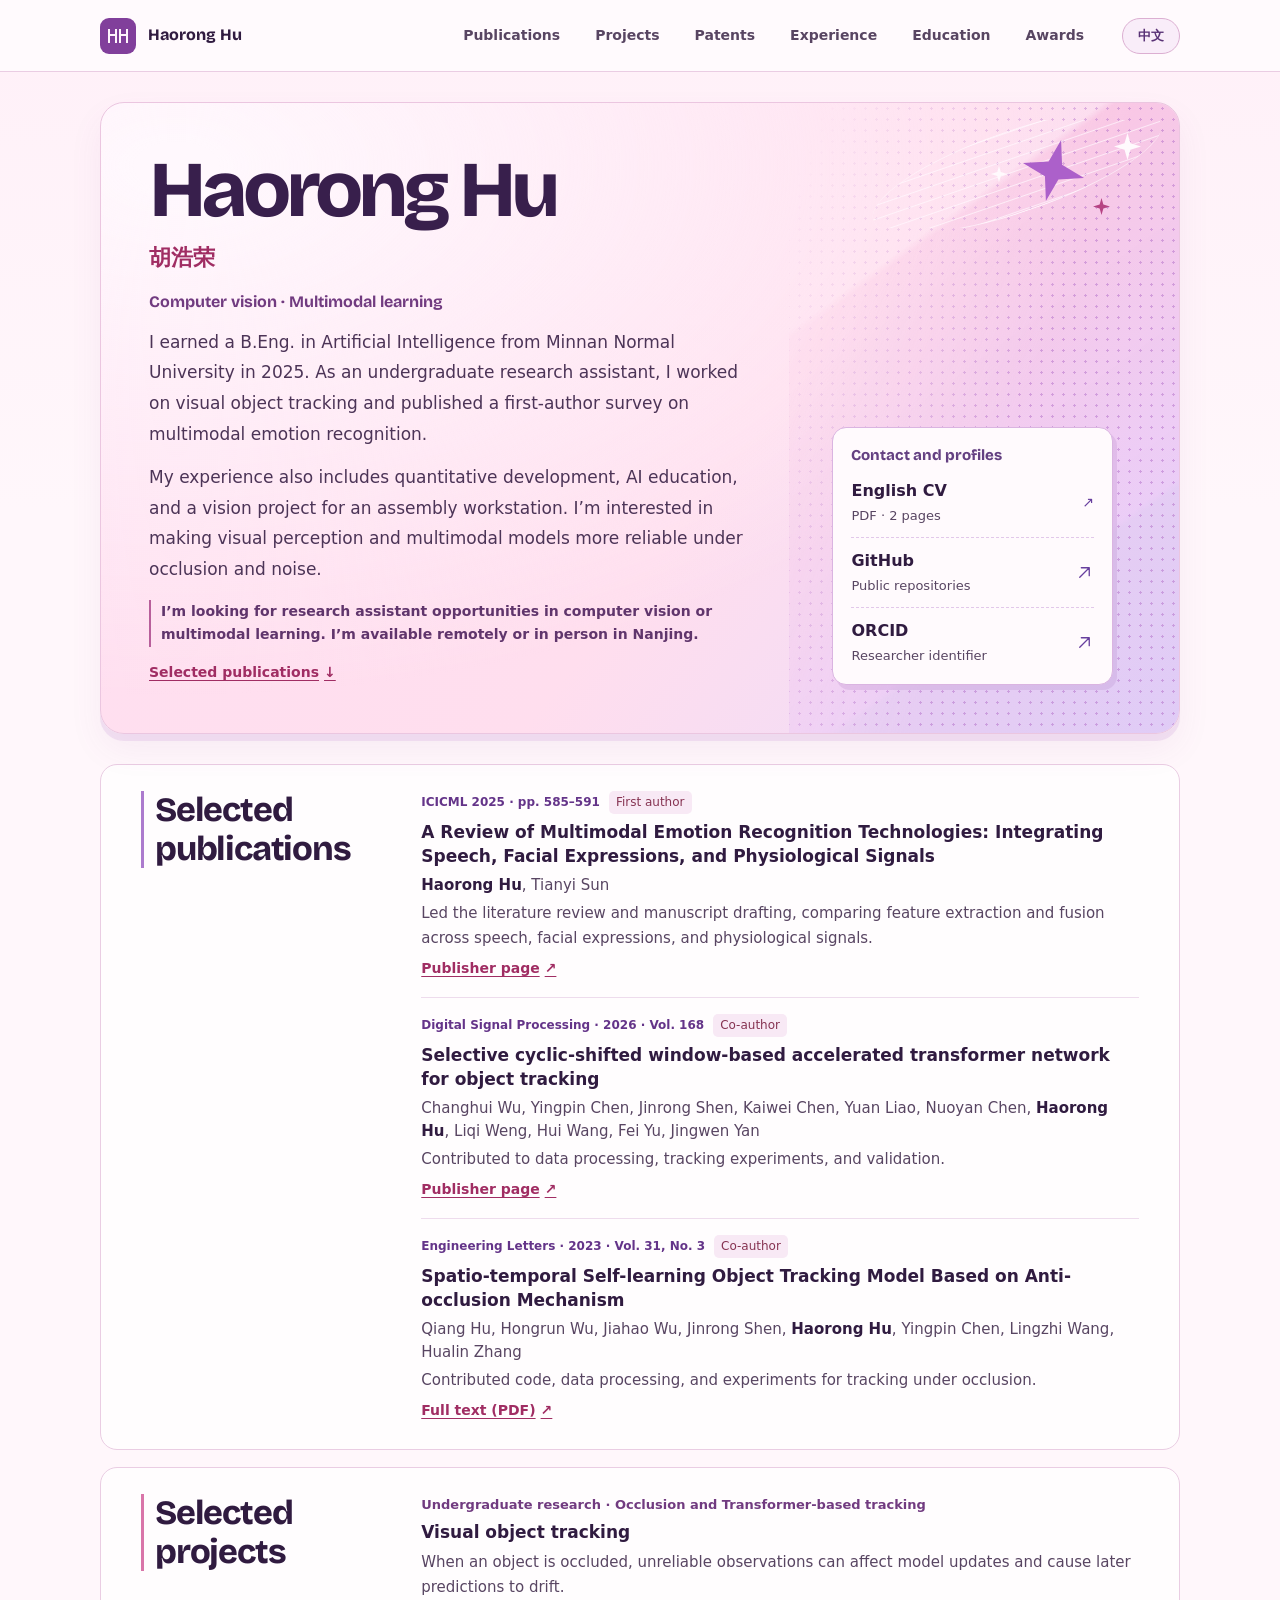
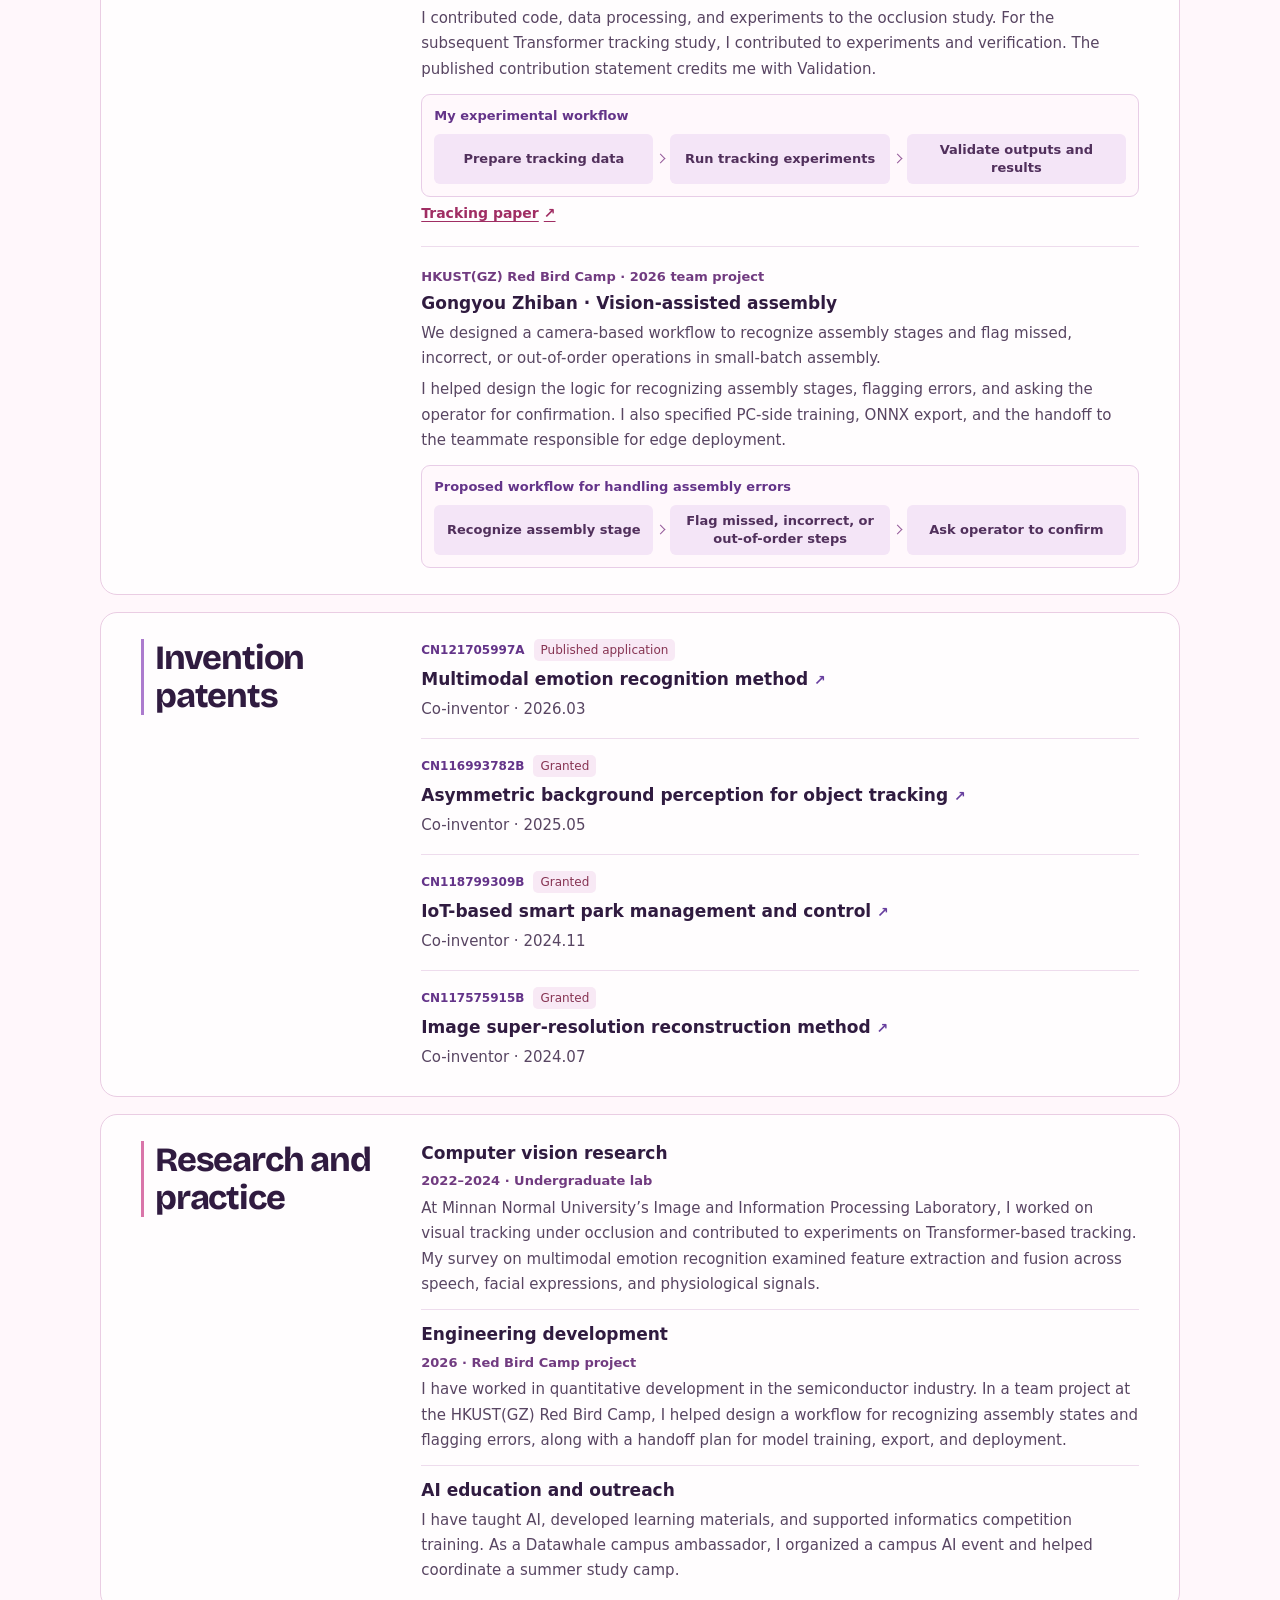
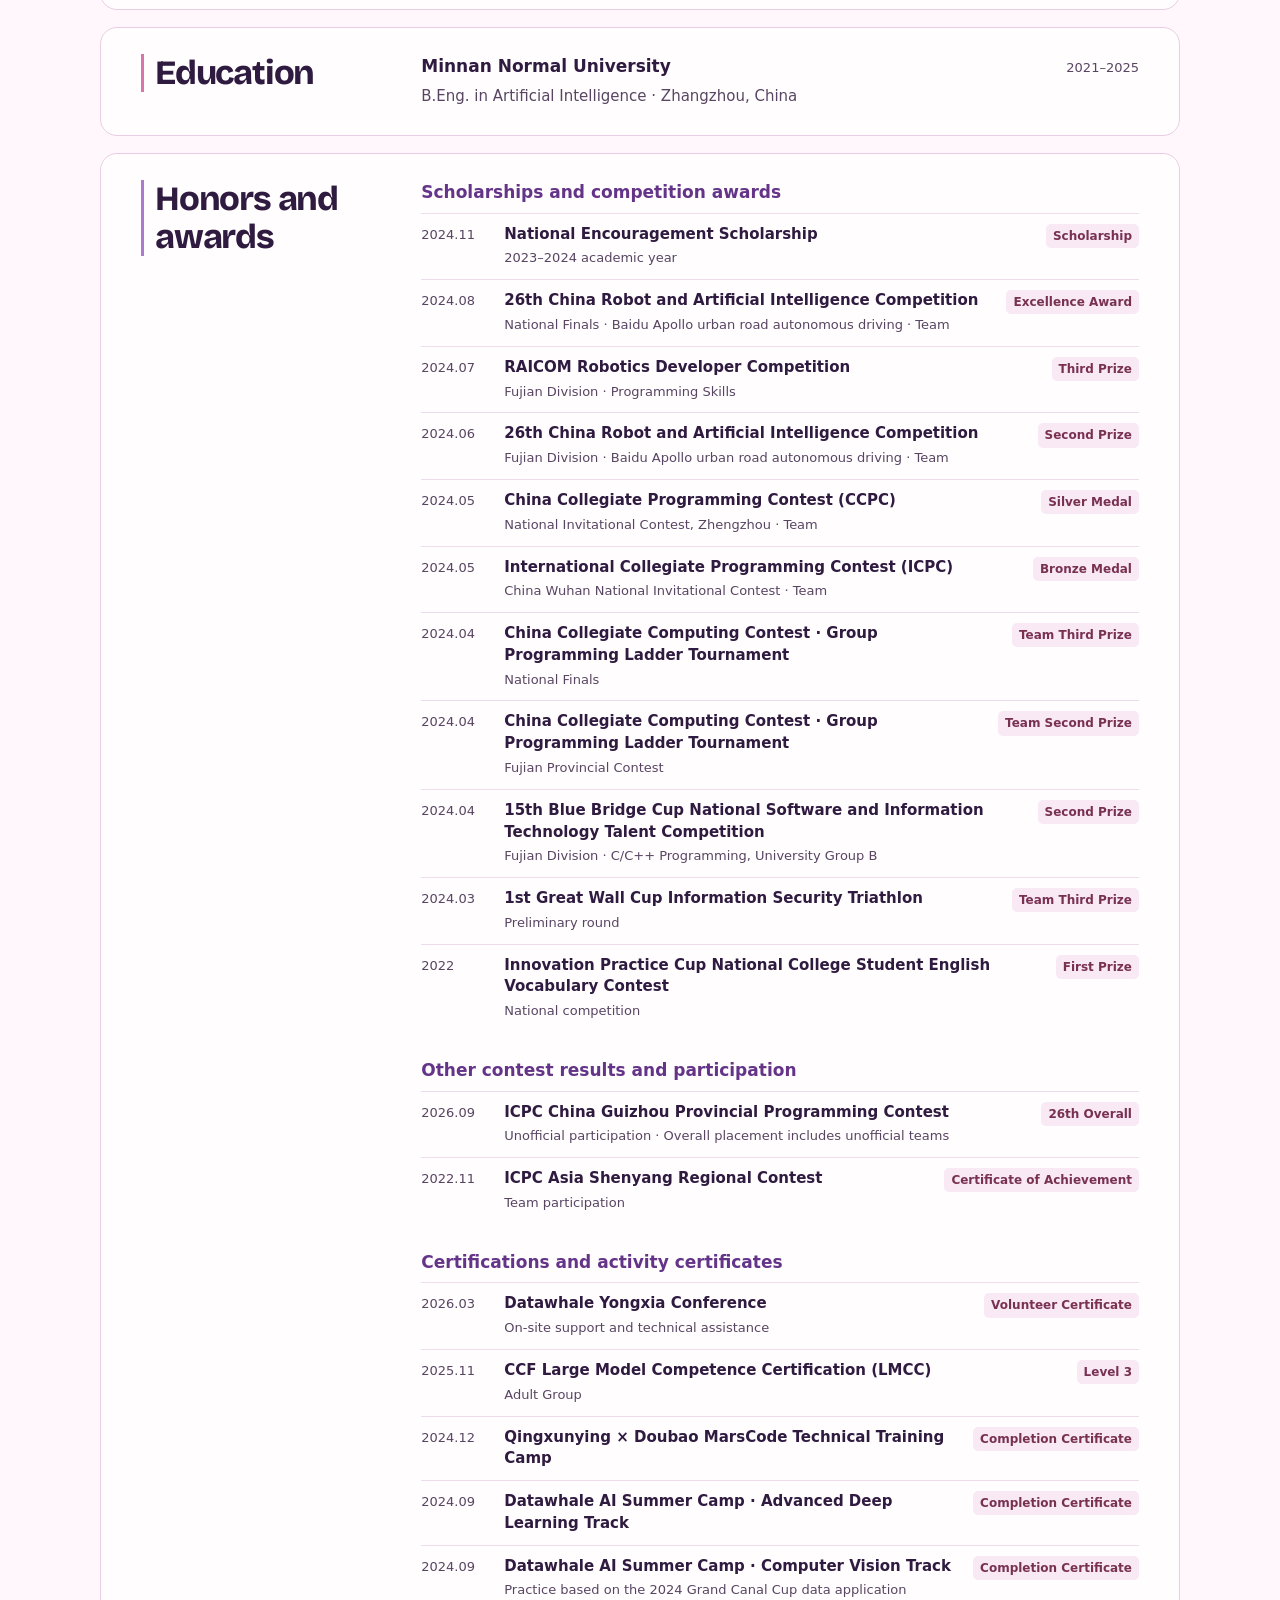
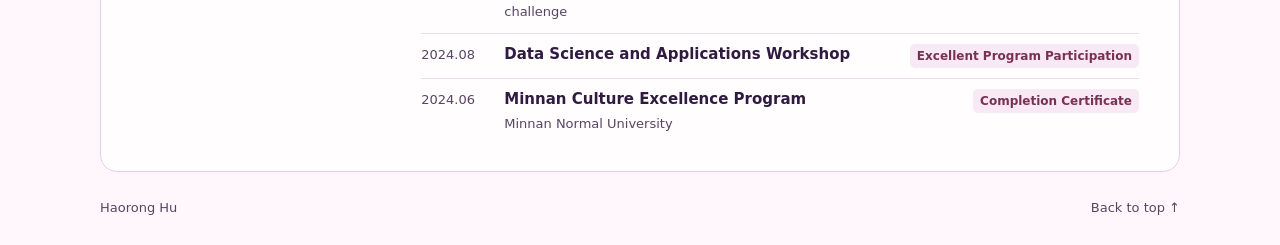
<file: index.html>
<!doctype html>
<html lang="en">
<head>
  <meta charset="utf-8">
  <meta name="viewport" content="width=device-width, initial-scale=1">
  <meta name="description" content="The academic homepage of Haorong Hu, covering his education in artificial intelligence, research, publications, and engineering experience.">
  <meta name="theme-color" content="#fff0f8">
  <meta property="og:type" content="website">
  <meta property="og:title" content="Haorong Hu · Academic Homepage">
  <meta property="og:description" content="The academic homepage of Haorong Hu, covering his education in artificial intelligence, research, publications, and engineering experience.">
  <meta property="og:url" content="https://whohowlong.github.io/">
  <meta property="og:image" content="https://whohowlong.github.io/assets/cover.png">
  <link rel="canonical" href="https://whohowlong.github.io/">
  <link rel="alternate" hreflang="en" href="https://whohowlong.github.io/">
  <link rel="alternate" hreflang="zh-CN" href="https://whohowlong.github.io/zh.html">
  <link rel="alternate" hreflang="x-default" href="https://whohowlong.github.io/">
  <link rel="icon" type="image/svg+xml" href="assets/mark.svg">
  <link rel="stylesheet" href="style.css">
  <title>Haorong Hu · Academic Homepage</title>
</head>
<body id="top">
  <a class="skip" href="#main">Skip to content</a>
  <header class="site-header">
    <div class="wrap header-inner">
      <a class="wordmark" href="#top">
        <img src="assets/mark.svg" width="36" height="36" alt="">
        <span>Haorong Hu</span>
      </a>
      <nav aria-label="Main navigation">
        <a href="#publications">Publications</a>
        <a href="#projects">Projects</a>
        <a href="#patents">Patents</a>
        <a href="#experience">Experience</a>
        <a href="#education">Education</a>
        <a href="#awards">Awards</a>
      </nav>
      <a class="language" href="zh.html" lang="zh-CN" hreflang="zh-CN">中文</a>
    </div>
  </header>
  <main id="main" class="wrap">
    <section class="hero" aria-labelledby="name">
      <div class="stage-accent" aria-hidden="true"></div>
      <div class="stage-lights" aria-hidden="true"><span class="sparkle"></span><span class="sparkle"></span><span class="sparkle"></span><span class="sparkle"></span></div>
      <div class="hero-copy">
        <div class="identity">
          <h1 id="name">Haorong Hu</h1>
          <p class="alternate-name" lang="zh-CN">胡浩荣</p>
        </div>
        <p class="research-focus">Computer vision · Multimodal learning</p>
        <p class="intro">I earned a B.Eng. in Artificial Intelligence from Minnan Normal University in 2025. As an undergraduate research assistant, I worked on visual object tracking and published a first-author survey on multimodal emotion recognition.</p>
        <p class="intro">My experience also includes quantitative development, AI education, and a vision project for an assembly workstation. I’m interested in making visual perception and multimodal models more reliable under occlusion and noise.</p>
        <p class="ra-note">I’m looking for research assistant opportunities in computer vision or multimodal learning. I’m available remotely or in person in Nanjing.</p>
        <a class="publication-jump" href="#publications">Selected publications <span aria-hidden="true">↓</span></a>
      </div>
      <aside class="academic-profiles" aria-labelledby="profiles-title">
        <h2 id="profiles-title">Contact and profiles</h2>
        <div class="profile-list">
          <a href="assets/Haorong_Hu_CV.pdf"><span><strong>English CV</strong><small>PDF · 2 pages</small></span><span class="link-icon" aria-hidden="true">↗</span></a>
          <a href="https://github.com/whohowlong"><span><strong>GitHub</strong><small>Public repositories</small></span><svg aria-hidden="true" width="19" height="19" viewBox="0 0 24 24" fill="none" stroke="currentColor" stroke-width="1.65" stroke-linecap="round" stroke-linejoin="round"><path d="M6 18 18 6M8 6h10v10"/></svg></a>
          <a href="https://orcid.org/0009-0005-1869-9408"><span><strong>ORCID</strong><small>Researcher identifier</small></span><svg aria-hidden="true" width="19" height="19" viewBox="0 0 24 24" fill="none" stroke="currentColor" stroke-width="1.65" stroke-linecap="round" stroke-linejoin="round"><path d="M6 18 18 6M8 6h10v10"/></svg></a>
        </div>
      </aside>
    </section>
    <section class="chapter" id="publications" aria-labelledby="publications-title">
      <h2 id="publications-title">Selected publications</h2>
      <div class="detail-list publication-list">
        <article>
          <p class="paper-meta"><span class="paper-venue" lang="en">ICICML 2025 · pp. 585–591</span> <span class="paper-role">First author</span></p>
          <h3 lang="en"><a href="https://doi.org/10.1109/ICICML67980.2025.11333409">A Review of Multimodal Emotion Recognition Technologies: Integrating Speech, Facial Expressions, and Physiological Signals</a></h3>
          <p class="paper-authors" lang="en"><strong>Haorong Hu</strong>, Tianyi Sun</p>
          <p class="paper-contribution">Led the literature review and manuscript drafting, comparing feature extraction and fusion across speech, facial expressions, and physiological signals.</p>
          <a class="paper-link" href="https://doi.org/10.1109/ICICML67980.2025.11333409">Publisher page <span aria-hidden="true">↗</span></a>
        </article>
        <article>
          <p class="paper-meta"><span class="paper-venue" lang="en">Digital Signal Processing · 2026 · Vol. 168</span> <span class="paper-role">Co-author</span></p>
          <h3 lang="en"><a href="https://doi.org/10.1016/j.dsp.2025.105514">Selective cyclic-shifted window-based accelerated transformer network for object tracking</a></h3>
          <p class="paper-authors" lang="en">Changhui Wu, Yingpin Chen, Jinrong Shen, Kaiwei Chen, Yuan Liao, Nuoyan Chen, <strong>Haorong Hu</strong>, Liqi Weng, Hui Wang, Fei Yu, Jingwen Yan</p>
          <p class="paper-contribution">Contributed to data processing, tracking experiments, and validation.</p>
          <a class="paper-link" href="https://doi.org/10.1016/j.dsp.2025.105514">Publisher page <span aria-hidden="true">↗</span></a>
        </article>
        <article>
          <p class="paper-meta"><span class="paper-venue" lang="en">Engineering Letters · 2023 · Vol. 31, No. 3</span> <span class="paper-role">Co-author</span></p>
          <h3 lang="en"><a href="https://www.engineeringletters.com/issues_v31/issue_3/EL_31_3_28.pdf">Spatio-temporal Self-learning Object Tracking Model Based on Anti-occlusion Mechanism</a></h3>
          <p class="paper-authors" lang="en">Qiang Hu, Hongrun Wu, Jiahao Wu, Jinrong Shen, <strong>Haorong Hu</strong>, Yingpin Chen, Lingzhi Wang, Hualin Zhang</p>
          <p class="paper-contribution">Contributed code, data processing, and experiments for tracking under occlusion.</p>
          <a class="paper-link" href="https://www.engineeringletters.com/issues_v31/issue_3/EL_31_3_28.pdf">Full text (PDF) <span aria-hidden="true">↗</span></a>
        </article>
      </div>
    </section>
    <section class="chapter" id="projects" aria-labelledby="projects-title">
      <h2 id="projects-title">Selected projects</h2>
      <div class="detail-list project-list">
        <article>
          <p class="experience-date">Undergraduate research · Occlusion and Transformer-based tracking</p>
          <h3>Visual object tracking</h3>
          <p>When an object is occluded, unreliable observations can affect model updates and cause later predictions to drift.</p>
          <p class="project-role">I contributed code, data processing, and experiments to the occlusion study. For the subsequent Transformer tracking study, I contributed to experiments and verification. The published contribution statement credits me with Validation.</p>
          <figure class="project-flow">
            <figcaption>My experimental workflow</figcaption>
            <ol>
                <li>Prepare tracking data</li>
                <li>Run tracking experiments</li>
                <li>Validate outputs and results</li>
            </ol>
          </figure>
          <a class="paper-link" href="https://doi.org/10.1016/j.dsp.2025.105514">Tracking paper <span aria-hidden="true">↗</span></a>
        </article>
        <article>
          <p class="experience-date">HKUST(GZ) Red Bird Camp · 2026 team project</p>
          <h3>Gongyou Zhiban · Vision-assisted assembly</h3>
          <p>We designed a camera-based workflow to recognize assembly stages and flag missed, incorrect, or out-of-order operations in small-batch assembly.</p>
          <p class="project-role">I helped design the logic for recognizing assembly stages, flagging errors, and asking the operator for confirmation. I also specified PC-side training, ONNX export, and the handoff to the teammate responsible for edge deployment.</p>
          <figure class="project-flow">
            <figcaption>Proposed workflow for handling assembly errors</figcaption>
            <ol>
                <li>Recognize assembly stage</li>
                <li>Flag missed, incorrect, or out-of-order steps</li>
                <li>Ask operator to confirm</li>
            </ol>
          </figure>
        </article>
      </div>
    </section>
    <section class="chapter" id="patents" aria-labelledby="patents-title">
      <h2 id="patents-title">Invention patents</h2>
      <div class="detail-list publication-list patent-list">
        <article>
          <p class="paper-meta"><span class="paper-venue">CN121705997A</span><span class="paper-role">Published application</span></p>
          <h3><a href="https://patents.google.com/patent/CN121705997A/en">Multimodal emotion recognition method <span class="link-icon" aria-hidden="true">↗</span></a></h3>
          <p>Co-inventor · <time datetime="2026-03-20">2026.03</time></p>
        </article>
        <article>
          <p class="paper-meta"><span class="paper-venue">CN116993782B</span><span class="paper-role">Granted</span></p>
          <h3><a href="https://patents.google.com/patent/CN116993782B/en">Asymmetric background perception for object tracking <span class="link-icon" aria-hidden="true">↗</span></a></h3>
          <p>Co-inventor · <time datetime="2025-05-16">2025.05</time></p>
        </article>
        <article>
          <p class="paper-meta"><span class="paper-venue">CN118799309B</span><span class="paper-role">Granted</span></p>
          <h3><a href="https://patents.google.com/patent/CN118799309B/en">IoT-based smart park management and control <span class="link-icon" aria-hidden="true">↗</span></a></h3>
          <p>Co-inventor · <time datetime="2024-11-29">2024.11</time></p>
        </article>
        <article>
          <p class="paper-meta"><span class="paper-venue">CN117575915B</span><span class="paper-role">Granted</span></p>
          <h3><a href="https://patents.google.com/patent/CN117575915B/en">Image super-resolution reconstruction method <span class="link-icon" aria-hidden="true">↗</span></a></h3>
          <p>Co-inventor · <time datetime="2024-07-23">2024.07</time></p>
        </article>
      </div>
    </section>
    <section class="chapter" id="experience" aria-labelledby="experience-title">
      <h2 id="experience-title">Research and practice</h2>
      <div class="detail-list">
        <article>
          <h3>Computer vision research</h3>
          <p class="experience-date">2022–2024 · Undergraduate lab</p>
          <p>At Minnan Normal University’s Image and Information Processing Laboratory, I worked on visual tracking under occlusion and contributed to experiments on Transformer-based tracking. My survey on multimodal emotion recognition examined feature extraction and fusion across speech, facial expressions, and physiological signals.</p>
        </article>
        <article>
          <h3>Engineering development</h3>
          <p class="experience-date">2026 · Red Bird Camp project</p>
          <p>I have worked in quantitative development in the semiconductor industry. In a team project at the HKUST(GZ) Red Bird Camp, I helped design a workflow for recognizing assembly states and flagging errors, along with a handoff plan for model training, export, and deployment.</p>
        </article>
        <article>
          <h3>AI education and outreach</h3>
          <p>I have taught AI, developed learning materials, and supported informatics competition training. As a Datawhale campus ambassador, I organized a campus AI event and helped coordinate a summer study camp.</p>
        </article>
      </div>
    </section>
    <section class="chapter" id="education" aria-labelledby="education-title">
      <h2 id="education-title">Education</h2>
      <div class="detail-list">
        <article>
          <div class="school-heading">
            <h3>Minnan Normal University</h3>
            <p class="date">2021–2025</p>
          </div>
          <p>B.Eng. in Artificial Intelligence <span aria-hidden="true">·</span> Zhangzhou, China</p>
        </article>
      </div>
    </section>
    <section class="chapter" id="awards" aria-labelledby="awards-title">
      <h2 id="awards-title">Honors and awards</h2>
      <div class="award-groups">
        <section aria-labelledby="awards-awards">
          <h3 id="awards-awards">Scholarships and competition awards</h3>
          <ul class="award-list">
            <li>
              <time datetime="2024-11">2024.11</time>
              <div class="award-details">
                <p class="award-name">National Encouragement Scholarship</p>
                <p class="award-context">2023–2024 academic year</p>
              </div>
              <span class="award-result">Scholarship</span>
            </li>
            <li>
              <time datetime="2024-08">2024.08</time>
              <div class="award-details">
                <p class="award-name">26th China Robot and Artificial Intelligence Competition</p>
                <p class="award-context">National Finals · Baidu Apollo urban road autonomous driving · Team</p>
              </div>
              <span class="award-result">Excellence Award</span>
            </li>
            <li>
              <time datetime="2024-07">2024.07</time>
              <div class="award-details">
                <p class="award-name">RAICOM Robotics Developer Competition</p>
                <p class="award-context">Fujian Division · Programming Skills</p>
              </div>
              <span class="award-result">Third Prize</span>
            </li>
            <li>
              <time datetime="2024-06">2024.06</time>
              <div class="award-details">
                <p class="award-name">26th China Robot and Artificial Intelligence Competition</p>
                <p class="award-context">Fujian Division · Baidu Apollo urban road autonomous driving · Team</p>
              </div>
              <span class="award-result">Second Prize</span>
            </li>
            <li>
              <time datetime="2024-05">2024.05</time>
              <div class="award-details">
                <p class="award-name">China Collegiate Programming Contest (CCPC)</p>
                <p class="award-context">National Invitational Contest, Zhengzhou · Team</p>
              </div>
              <span class="award-result">Silver Medal</span>
            </li>
            <li>
              <time datetime="2024-05">2024.05</time>
              <div class="award-details">
                <p class="award-name">International Collegiate Programming Contest (ICPC)</p>
                <p class="award-context">China Wuhan National Invitational Contest · Team</p>
              </div>
              <span class="award-result">Bronze Medal</span>
            </li>
            <li>
              <time datetime="2024-04">2024.04</time>
              <div class="award-details">
                <p class="award-name">China Collegiate Computing Contest · Group Programming Ladder Tournament</p>
                <p class="award-context">National Finals</p>
              </div>
              <span class="award-result">Team Third Prize</span>
            </li>
            <li>
              <time datetime="2024-04">2024.04</time>
              <div class="award-details">
                <p class="award-name">China Collegiate Computing Contest · Group Programming Ladder Tournament</p>
                <p class="award-context">Fujian Provincial Contest</p>
              </div>
              <span class="award-result">Team Second Prize</span>
            </li>
            <li>
              <time datetime="2024-04">2024.04</time>
              <div class="award-details">
                <p class="award-name">15th Blue Bridge Cup National Software and Information Technology Talent Competition</p>
                <p class="award-context">Fujian Division · C/C++ Programming, University Group B</p>
              </div>
              <span class="award-result">Second Prize</span>
            </li>
            <li>
              <time datetime="2024-03">2024.03</time>
              <div class="award-details">
                <p class="award-name">1st Great Wall Cup Information Security Triathlon</p>
                <p class="award-context">Preliminary round</p>
              </div>
              <span class="award-result">Team Third Prize</span>
            </li>
            <li>
              <time datetime="2022">2022</time>
              <div class="award-details">
                <p class="award-name">Innovation Practice Cup National College Student English Vocabulary Contest</p>
                <p class="award-context">National competition</p>
              </div>
              <span class="award-result">First Prize</span>
            </li>
          </ul>
        </section>
        <section aria-labelledby="awards-results">
          <h3 id="awards-results">Other contest results and participation</h3>
          <ul class="award-list">
            <li>
              <time datetime="2026-09">2026.09</time>
              <div class="award-details">
                <p class="award-name">ICPC China Guizhou Provincial Programming Contest</p>
                <p class="award-context">Unofficial participation · Overall placement includes unofficial teams</p>
              </div>
              <span class="award-result">26th Overall</span>
            </li>
            <li>
              <time datetime="2022-11">2022.11</time>
              <div class="award-details">
                <p class="award-name">ICPC Asia Shenyang Regional Contest</p>
                <p class="award-context">Team participation</p>
              </div>
              <span class="award-result">Certificate of Achievement</span>
            </li>
          </ul>
        </section>
        <section aria-labelledby="awards-certs">
          <h3 id="awards-certs">Certifications and activity certificates</h3>
          <ul class="award-list">
            <li>
              <time datetime="2026-03">2026.03</time>
              <div class="award-details">
                <p class="award-name">Datawhale Yongxia Conference</p>
                <p class="award-context">On-site support and technical assistance</p>
              </div>
              <span class="award-result">Volunteer Certificate</span>
            </li>
            <li>
              <time datetime="2025-11">2025.11</time>
              <div class="award-details">
                <p class="award-name">CCF Large Model Competence Certification (LMCC)</p>
                <p class="award-context">Adult Group</p>
              </div>
              <span class="award-result">Level 3</span>
            </li>
            <li>
              <time datetime="2024-12">2024.12</time>
              <div class="award-details">
                <p class="award-name">Qingxunying × Doubao MarsCode Technical Training Camp</p>
              </div>
              <span class="award-result">Completion Certificate</span>
            </li>
            <li>
              <time datetime="2024-09">2024.09</time>
              <div class="award-details">
                <p class="award-name">Datawhale AI Summer Camp · Advanced Deep Learning Track</p>
              </div>
              <span class="award-result">Completion Certificate</span>
            </li>
            <li>
              <time datetime="2024-09">2024.09</time>
              <div class="award-details">
                <p class="award-name">Datawhale AI Summer Camp · Computer Vision Track</p>
                <p class="award-context">Practice based on the 2024 Grand Canal Cup data application challenge</p>
              </div>
              <span class="award-result">Completion Certificate</span>
            </li>
            <li>
              <time datetime="2024-08">2024.08</time>
              <div class="award-details">
                <p class="award-name">Data Science and Applications Workshop</p>
              </div>
              <span class="award-result">Excellent Program Participation</span>
            </li>
            <li>
              <time datetime="2024-06">2024.06</time>
              <div class="award-details">
                <p class="award-name">Minnan Culture Excellence Program</p>
                <p class="award-context">Minnan Normal University</p>
              </div>
              <span class="award-result">Completion Certificate</span>
            </li>
          </ul>
        </section>
      </div>
    </section>
  </main>
  <footer class="wrap footer">
    <span>Haorong Hu</span>
    <a href="#top">Back to top <span aria-hidden="true">↑</span></a>
  </footer>
</body>
</html>
</file>
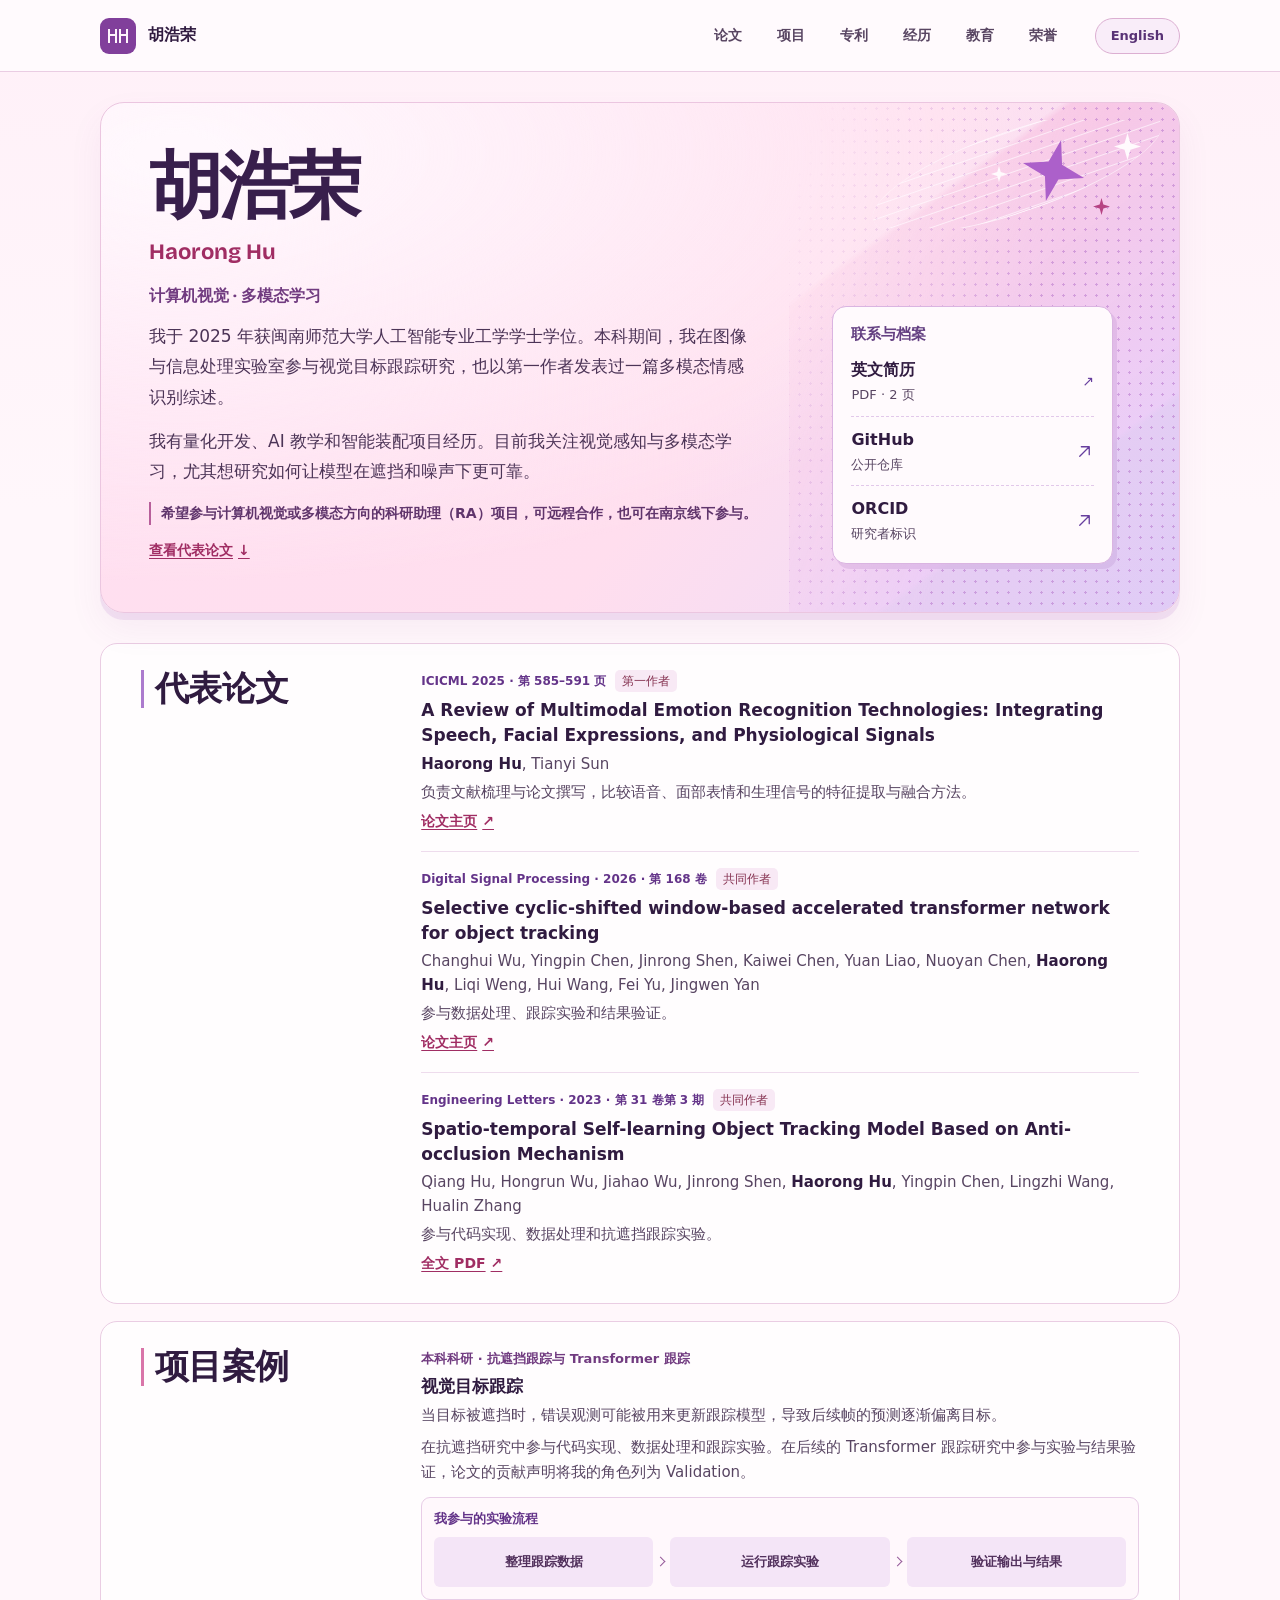
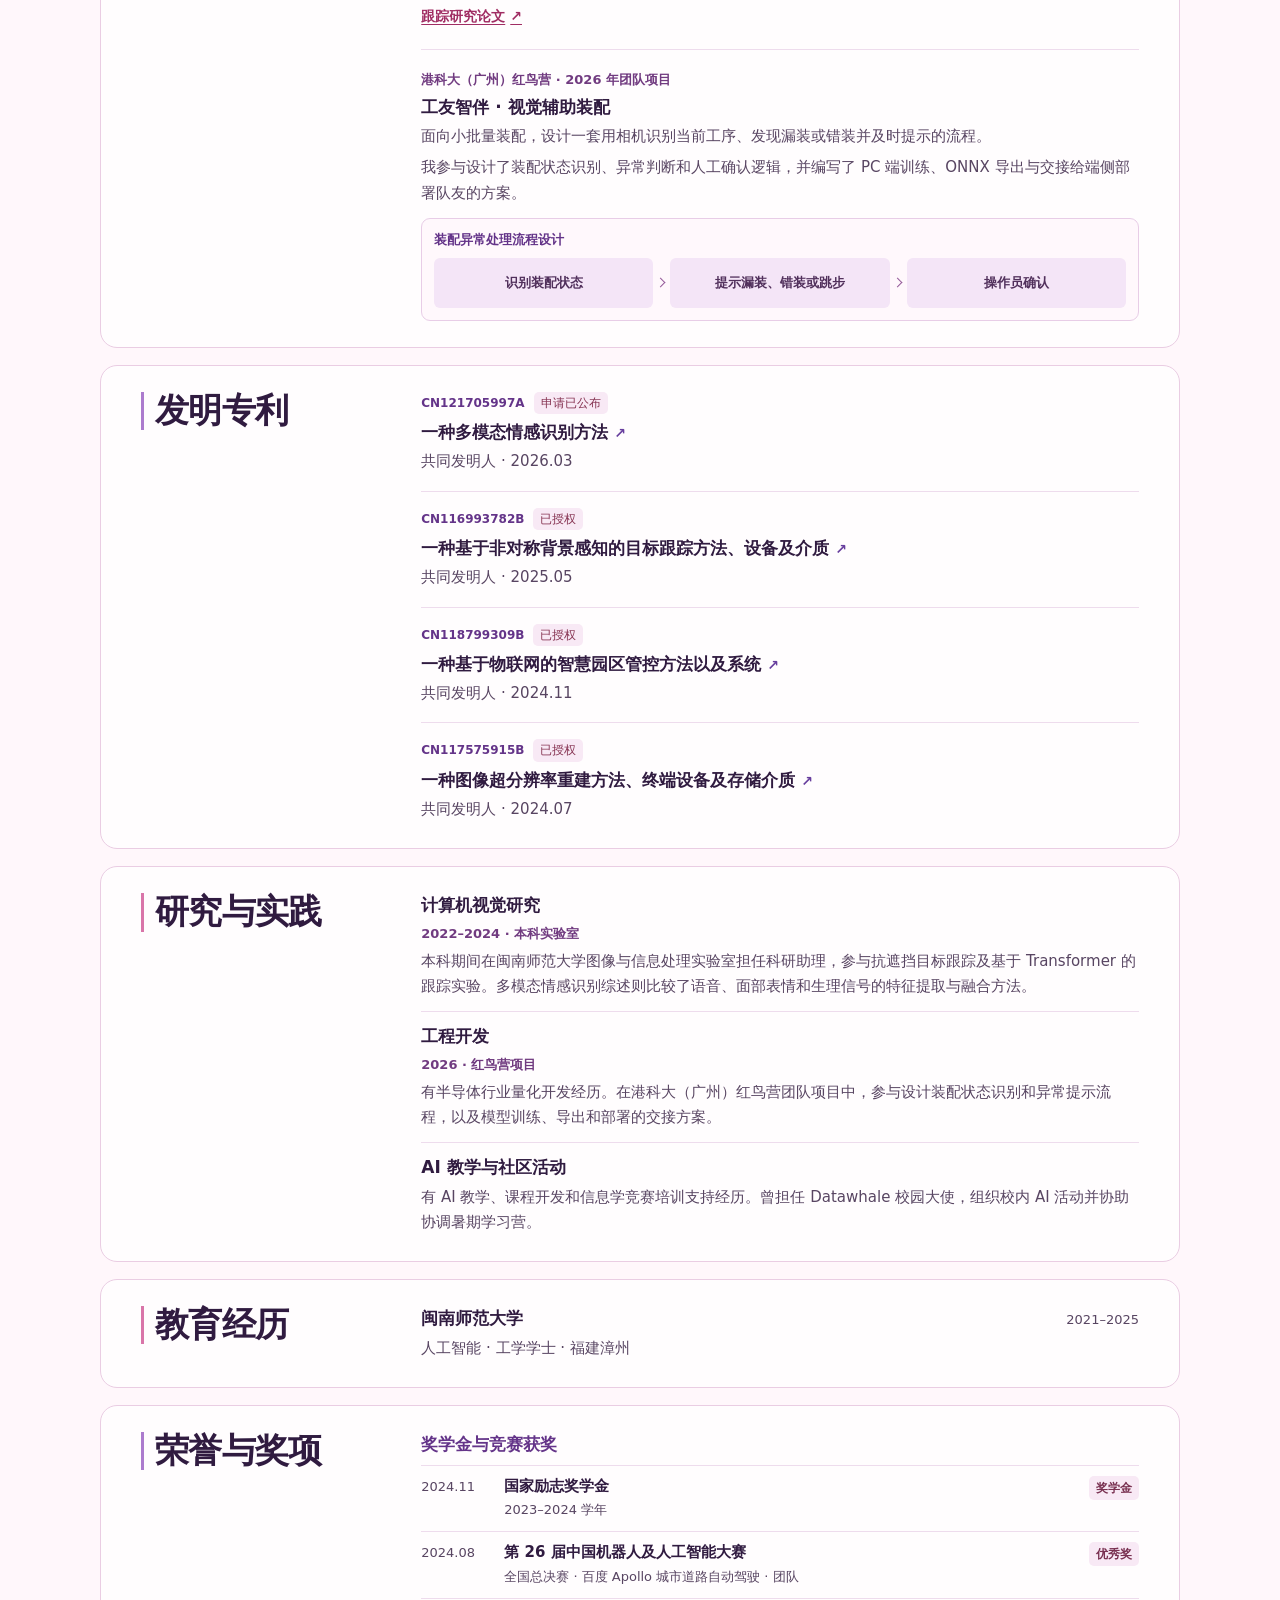
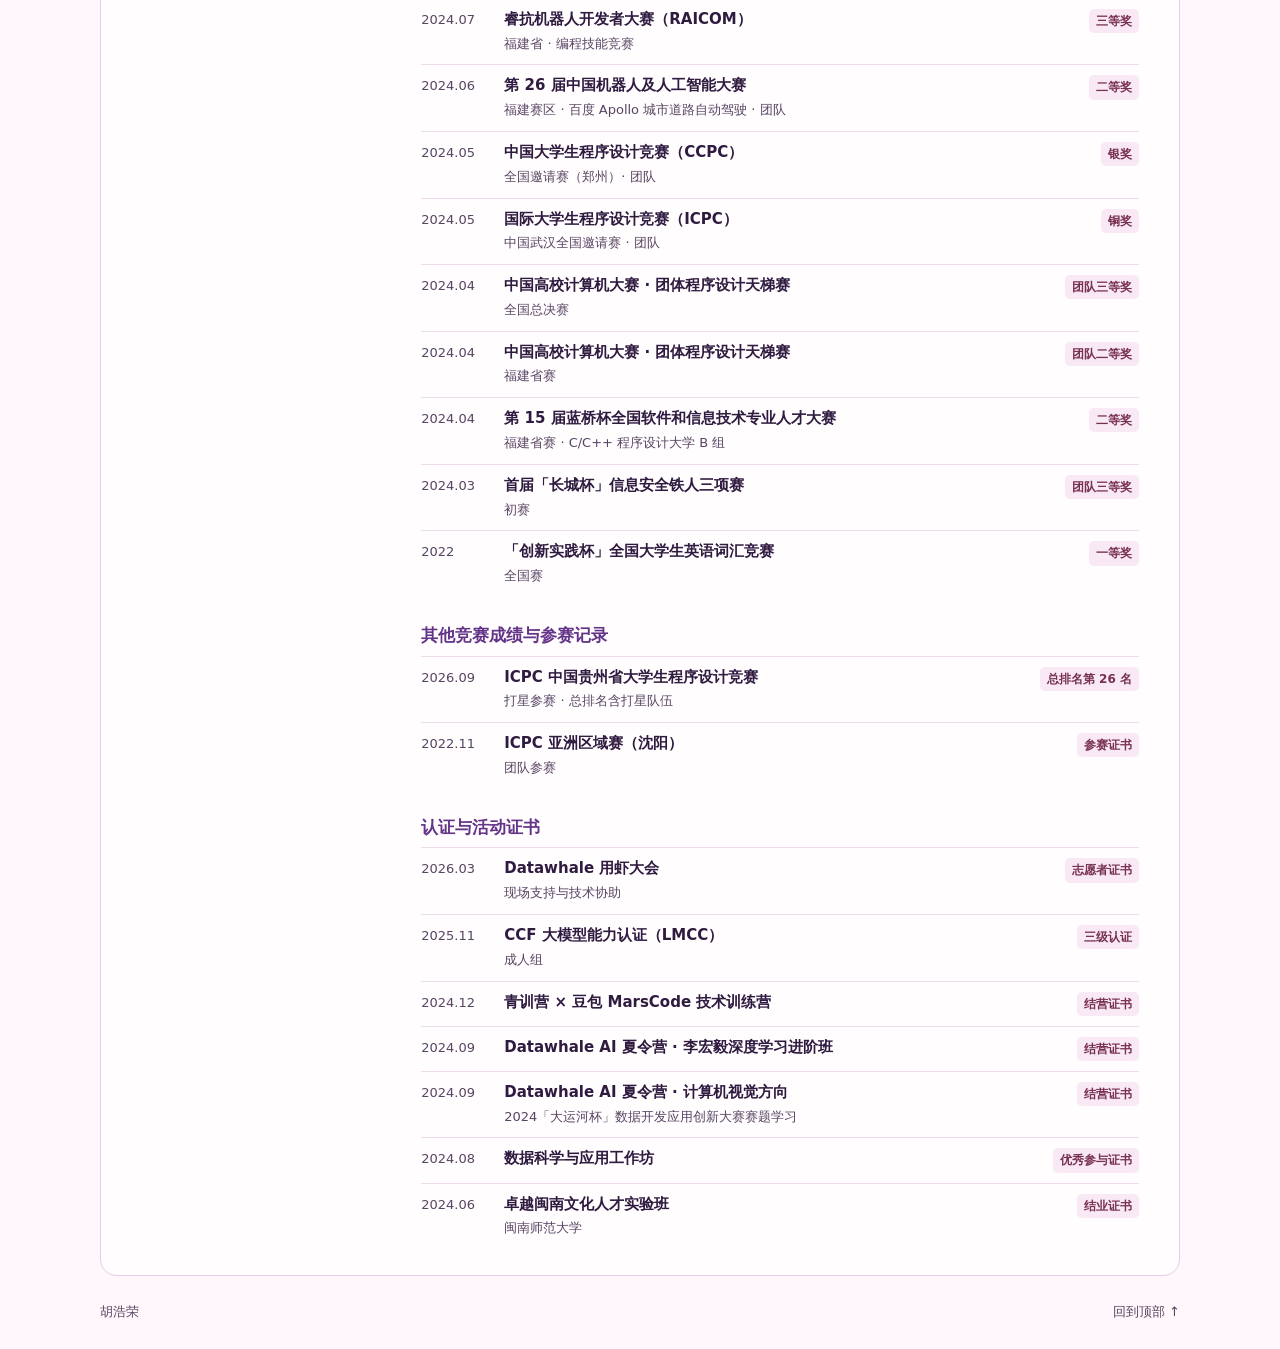
<file: zh.html>
<!doctype html>
<html lang="zh-CN">
<head>
  <meta charset="utf-8">
  <meta name="viewport" content="width=device-width, initial-scale=1">
  <meta name="description" content="胡浩荣（Haorong Hu）的个人学术主页，介绍人工智能教育背景、科研经历、代表论文和工程实践。">
  <meta name="theme-color" content="#fff0f8">
  <meta property="og:type" content="website">
  <meta property="og:title" content="胡浩荣 · 学术主页">
  <meta property="og:description" content="胡浩荣（Haorong Hu）的个人学术主页，介绍人工智能教育背景、科研经历、代表论文和工程实践。">
  <meta property="og:url" content="https://whohowlong.github.io/zh.html">
  <meta property="og:image" content="https://whohowlong.github.io/assets/cover.png">
  <link rel="canonical" href="https://whohowlong.github.io/zh.html">
  <link rel="alternate" hreflang="en" href="https://whohowlong.github.io/">
  <link rel="alternate" hreflang="zh-CN" href="https://whohowlong.github.io/zh.html">
  <link rel="alternate" hreflang="x-default" href="https://whohowlong.github.io/">
  <link rel="icon" type="image/svg+xml" href="assets/mark.svg">
  <link rel="stylesheet" href="style.css">
  <title>胡浩荣 · 学术主页</title>
</head>
<body id="top">
  <a class="skip" href="#main">跳到正文</a>
  <header class="site-header">
    <div class="wrap header-inner">
      <a class="wordmark" href="#top">
        <img src="assets/mark.svg" width="36" height="36" alt="">
        <span>胡浩荣</span>
      </a>
      <nav aria-label="主导航">
        <a href="#publications">论文</a>
        <a href="#projects">项目</a>
        <a href="#patents">专利</a>
        <a href="#experience">经历</a>
        <a href="#education">教育</a>
        <a href="#awards">荣誉</a>
      </nav>
      <a class="language" href="index.html" lang="en" hreflang="en">English</a>
    </div>
  </header>
  <main id="main" class="wrap">
    <section class="hero" aria-labelledby="name">
      <div class="stage-accent" aria-hidden="true"></div>
      <div class="stage-lights" aria-hidden="true"><span class="sparkle"></span><span class="sparkle"></span><span class="sparkle"></span><span class="sparkle"></span></div>
      <div class="hero-copy">
        <div class="identity">
          <h1 id="name">胡浩荣</h1>
          <p class="alternate-name" lang="en">Haorong Hu</p>
        </div>
        <p class="research-focus">计算机视觉 · 多模态学习</p>
        <p class="intro">我于 2025 年获闽南师范大学人工智能专业工学学士学位。本科期间，我在图像与信息处理实验室参与视觉目标跟踪研究，也以第一作者发表过一篇多模态情感识别综述。</p>
        <p class="intro">我有量化开发、AI 教学和智能装配项目经历。目前我关注视觉感知与多模态学习，尤其想研究如何让模型在遮挡和噪声下更可靠。</p>
        <p class="ra-note">希望参与计算机视觉或多模态方向的科研助理（RA）项目，可远程合作，也可在南京线下参与。</p>
        <a class="publication-jump" href="#publications">查看代表论文 <span aria-hidden="true">↓</span></a>
      </div>
      <aside class="academic-profiles" aria-labelledby="profiles-title">
        <h2 id="profiles-title">联系与档案</h2>
        <div class="profile-list">
          <a href="assets/Haorong_Hu_CV.pdf"><span><strong>英文简历</strong><small>PDF · 2 页</small></span><span class="link-icon" aria-hidden="true">↗</span></a>
          <a href="https://github.com/whohowlong"><span><strong>GitHub</strong><small>公开仓库</small></span><svg aria-hidden="true" width="19" height="19" viewBox="0 0 24 24" fill="none" stroke="currentColor" stroke-width="1.65" stroke-linecap="round" stroke-linejoin="round"><path d="M6 18 18 6M8 6h10v10"/></svg></a>
          <a href="https://orcid.org/0009-0005-1869-9408"><span><strong>ORCID</strong><small>研究者标识</small></span><svg aria-hidden="true" width="19" height="19" viewBox="0 0 24 24" fill="none" stroke="currentColor" stroke-width="1.65" stroke-linecap="round" stroke-linejoin="round"><path d="M6 18 18 6M8 6h10v10"/></svg></a>
        </div>
      </aside>
    </section>
    <section class="chapter" id="publications" aria-labelledby="publications-title">
      <h2 id="publications-title">代表论文</h2>
      <div class="detail-list publication-list">
        <article>
          <p class="paper-meta"><span class="paper-venue" lang="en">ICICML 2025 · 第 585–591 页</span> <span class="paper-role">第一作者</span></p>
          <h3 lang="en"><a href="https://doi.org/10.1109/ICICML67980.2025.11333409">A Review of Multimodal Emotion Recognition Technologies: Integrating Speech, Facial Expressions, and Physiological Signals</a></h3>
          <p class="paper-authors" lang="en"><strong>Haorong Hu</strong>, Tianyi Sun</p>
          <p class="paper-contribution">负责文献梳理与论文撰写，比较语音、面部表情和生理信号的特征提取与融合方法。</p>
          <a class="paper-link" href="https://doi.org/10.1109/ICICML67980.2025.11333409">论文主页 <span aria-hidden="true">↗</span></a>
        </article>
        <article>
          <p class="paper-meta"><span class="paper-venue" lang="en">Digital Signal Processing · 2026 · 第 168 卷</span> <span class="paper-role">共同作者</span></p>
          <h3 lang="en"><a href="https://doi.org/10.1016/j.dsp.2025.105514">Selective cyclic-shifted window-based accelerated transformer network for object tracking</a></h3>
          <p class="paper-authors" lang="en">Changhui Wu, Yingpin Chen, Jinrong Shen, Kaiwei Chen, Yuan Liao, Nuoyan Chen, <strong>Haorong Hu</strong>, Liqi Weng, Hui Wang, Fei Yu, Jingwen Yan</p>
          <p class="paper-contribution">参与数据处理、跟踪实验和结果验证。</p>
          <a class="paper-link" href="https://doi.org/10.1016/j.dsp.2025.105514">论文主页 <span aria-hidden="true">↗</span></a>
        </article>
        <article>
          <p class="paper-meta"><span class="paper-venue" lang="en">Engineering Letters · 2023 · 第 31 卷第 3 期</span> <span class="paper-role">共同作者</span></p>
          <h3 lang="en"><a href="https://www.engineeringletters.com/issues_v31/issue_3/EL_31_3_28.pdf">Spatio-temporal Self-learning Object Tracking Model Based on Anti-occlusion Mechanism</a></h3>
          <p class="paper-authors" lang="en">Qiang Hu, Hongrun Wu, Jiahao Wu, Jinrong Shen, <strong>Haorong Hu</strong>, Yingpin Chen, Lingzhi Wang, Hualin Zhang</p>
          <p class="paper-contribution">参与代码实现、数据处理和抗遮挡跟踪实验。</p>
          <a class="paper-link" href="https://www.engineeringletters.com/issues_v31/issue_3/EL_31_3_28.pdf">全文 PDF <span aria-hidden="true">↗</span></a>
        </article>
      </div>
    </section>
    <section class="chapter" id="projects" aria-labelledby="projects-title">
      <h2 id="projects-title">项目案例</h2>
      <div class="detail-list project-list">
        <article>
          <p class="experience-date">本科科研 · 抗遮挡跟踪与 Transformer 跟踪</p>
          <h3>视觉目标跟踪</h3>
          <p>当目标被遮挡时，错误观测可能被用来更新跟踪模型，导致后续帧的预测逐渐偏离目标。</p>
          <p class="project-role">在抗遮挡研究中参与代码实现、数据处理和跟踪实验。在后续的 Transformer 跟踪研究中参与实验与结果验证，论文的贡献声明将我的角色列为 Validation。</p>
          <figure class="project-flow">
            <figcaption>我参与的实验流程</figcaption>
            <ol>
                <li>整理跟踪数据</li>
                <li>运行跟踪实验</li>
                <li>验证输出与结果</li>
            </ol>
          </figure>
          <a class="paper-link" href="https://doi.org/10.1016/j.dsp.2025.105514">跟踪研究论文 <span aria-hidden="true">↗</span></a>
        </article>
        <article>
          <p class="experience-date">港科大（广州）红鸟营 · 2026 年团队项目</p>
          <h3>工友智伴 · 视觉辅助装配</h3>
          <p>面向小批量装配，设计一套用相机识别当前工序、发现漏装或错装并及时提示的流程。</p>
          <p class="project-role">我参与设计了装配状态识别、异常判断和人工确认逻辑，并编写了 PC 端训练、ONNX 导出与交接给端侧部署队友的方案。</p>
          <figure class="project-flow">
            <figcaption>装配异常处理流程设计</figcaption>
            <ol>
                <li>识别装配状态</li>
                <li>提示漏装、错装或跳步</li>
                <li>操作员确认</li>
            </ol>
          </figure>
        </article>
      </div>
    </section>
    <section class="chapter" id="patents" aria-labelledby="patents-title">
      <h2 id="patents-title">发明专利</h2>
      <div class="detail-list publication-list patent-list">
        <article>
          <p class="paper-meta"><span class="paper-venue">CN121705997A</span><span class="paper-role">申请已公布</span></p>
          <h3><a href="https://patents.google.com/patent/CN121705997A/zh">一种多模态情感识别方法 <span class="link-icon" aria-hidden="true">↗</span></a></h3>
          <p>共同发明人 · <time datetime="2026-03-20">2026.03</time></p>
        </article>
        <article>
          <p class="paper-meta"><span class="paper-venue">CN116993782B</span><span class="paper-role">已授权</span></p>
          <h3><a href="https://patents.google.com/patent/CN116993782B/zh">一种基于非对称背景感知的目标跟踪方法、设备及介质 <span class="link-icon" aria-hidden="true">↗</span></a></h3>
          <p>共同发明人 · <time datetime="2025-05-16">2025.05</time></p>
        </article>
        <article>
          <p class="paper-meta"><span class="paper-venue">CN118799309B</span><span class="paper-role">已授权</span></p>
          <h3><a href="https://patents.google.com/patent/CN118799309B/zh">一种基于物联网的智慧园区管控方法以及系统 <span class="link-icon" aria-hidden="true">↗</span></a></h3>
          <p>共同发明人 · <time datetime="2024-11-29">2024.11</time></p>
        </article>
        <article>
          <p class="paper-meta"><span class="paper-venue">CN117575915B</span><span class="paper-role">已授权</span></p>
          <h3><a href="https://patents.google.com/patent/CN117575915B/zh">一种图像超分辨率重建方法、终端设备及存储介质 <span class="link-icon" aria-hidden="true">↗</span></a></h3>
          <p>共同发明人 · <time datetime="2024-07-23">2024.07</time></p>
        </article>
      </div>
    </section>
    <section class="chapter" id="experience" aria-labelledby="experience-title">
      <h2 id="experience-title">研究与实践</h2>
      <div class="detail-list">
        <article>
          <h3>计算机视觉研究</h3>
          <p class="experience-date">2022–2024 · 本科实验室</p>
          <p>本科期间在闽南师范大学图像与信息处理实验室担任科研助理，参与抗遮挡目标跟踪及基于 Transformer 的跟踪实验。多模态情感识别综述则比较了语音、面部表情和生理信号的特征提取与融合方法。</p>
        </article>
        <article>
          <h3>工程开发</h3>
          <p class="experience-date">2026 · 红鸟营项目</p>
          <p>有半导体行业量化开发经历。在港科大（广州）红鸟营团队项目中，参与设计装配状态识别和异常提示流程，以及模型训练、导出和部署的交接方案。</p>
        </article>
        <article>
          <h3>AI 教学与社区活动</h3>
          <p>有 AI 教学、课程开发和信息学竞赛培训支持经历。曾担任 Datawhale 校园大使，组织校内 AI 活动并协助协调暑期学习营。</p>
        </article>
      </div>
    </section>
    <section class="chapter" id="education" aria-labelledby="education-title">
      <h2 id="education-title">教育经历</h2>
      <div class="detail-list">
        <article>
          <div class="school-heading">
            <h3>闽南师范大学</h3>
            <p class="date">2021–2025</p>
          </div>
          <p>人工智能 · 工学学士 <span aria-hidden="true">·</span> 福建漳州</p>
        </article>
      </div>
    </section>
    <section class="chapter" id="awards" aria-labelledby="awards-title">
      <h2 id="awards-title">荣誉与奖项</h2>
      <div class="award-groups">
        <section aria-labelledby="awards-awards">
          <h3 id="awards-awards">奖学金与竞赛获奖</h3>
          <ul class="award-list">
            <li>
              <time datetime="2024-11">2024.11</time>
              <div class="award-details">
                <p class="award-name">国家励志奖学金</p>
                <p class="award-context">2023–2024 学年</p>
              </div>
              <span class="award-result">奖学金</span>
            </li>
            <li>
              <time datetime="2024-08">2024.08</time>
              <div class="award-details">
                <p class="award-name">第 26 届中国机器人及人工智能大赛</p>
                <p class="award-context">全国总决赛 · 百度 Apollo 城市道路自动驾驶 · 团队</p>
              </div>
              <span class="award-result">优秀奖</span>
            </li>
            <li>
              <time datetime="2024-07">2024.07</time>
              <div class="award-details">
                <p class="award-name">睿抗机器人开发者大赛（RAICOM）</p>
                <p class="award-context">福建省 · 编程技能竞赛</p>
              </div>
              <span class="award-result">三等奖</span>
            </li>
            <li>
              <time datetime="2024-06">2024.06</time>
              <div class="award-details">
                <p class="award-name">第 26 届中国机器人及人工智能大赛</p>
                <p class="award-context">福建赛区 · 百度 Apollo 城市道路自动驾驶 · 团队</p>
              </div>
              <span class="award-result">二等奖</span>
            </li>
            <li>
              <time datetime="2024-05">2024.05</time>
              <div class="award-details">
                <p class="award-name">中国大学生程序设计竞赛（CCPC）</p>
                <p class="award-context">全国邀请赛（郑州）· 团队</p>
              </div>
              <span class="award-result">银奖</span>
            </li>
            <li>
              <time datetime="2024-05">2024.05</time>
              <div class="award-details">
                <p class="award-name">国际大学生程序设计竞赛（ICPC）</p>
                <p class="award-context">中国武汉全国邀请赛 · 团队</p>
              </div>
              <span class="award-result">铜奖</span>
            </li>
            <li>
              <time datetime="2024-04">2024.04</time>
              <div class="award-details">
                <p class="award-name">中国高校计算机大赛 · 团体程序设计天梯赛</p>
                <p class="award-context">全国总决赛</p>
              </div>
              <span class="award-result">团队三等奖</span>
            </li>
            <li>
              <time datetime="2024-04">2024.04</time>
              <div class="award-details">
                <p class="award-name">中国高校计算机大赛 · 团体程序设计天梯赛</p>
                <p class="award-context">福建省赛</p>
              </div>
              <span class="award-result">团队二等奖</span>
            </li>
            <li>
              <time datetime="2024-04">2024.04</time>
              <div class="award-details">
                <p class="award-name">第 15 届蓝桥杯全国软件和信息技术专业人才大赛</p>
                <p class="award-context">福建省赛 · C/C++ 程序设计大学 B 组</p>
              </div>
              <span class="award-result">二等奖</span>
            </li>
            <li>
              <time datetime="2024-03">2024.03</time>
              <div class="award-details">
                <p class="award-name">首届「长城杯」信息安全铁人三项赛</p>
                <p class="award-context">初赛</p>
              </div>
              <span class="award-result">团队三等奖</span>
            </li>
            <li>
              <time datetime="2022">2022</time>
              <div class="award-details">
                <p class="award-name">「创新实践杯」全国大学生英语词汇竞赛</p>
                <p class="award-context">全国赛</p>
              </div>
              <span class="award-result">一等奖</span>
            </li>
          </ul>
        </section>
        <section aria-labelledby="awards-results">
          <h3 id="awards-results">其他竞赛成绩与参赛记录</h3>
          <ul class="award-list">
            <li>
              <time datetime="2026-09">2026.09</time>
              <div class="award-details">
                <p class="award-name">ICPC 中国贵州省大学生程序设计竞赛</p>
                <p class="award-context">打星参赛 · 总排名含打星队伍</p>
              </div>
              <span class="award-result">总排名第 26 名</span>
            </li>
            <li>
              <time datetime="2022-11">2022.11</time>
              <div class="award-details">
                <p class="award-name">ICPC 亚洲区域赛（沈阳）</p>
                <p class="award-context">团队参赛</p>
              </div>
              <span class="award-result">参赛证书</span>
            </li>
          </ul>
        </section>
        <section aria-labelledby="awards-certs">
          <h3 id="awards-certs">认证与活动证书</h3>
          <ul class="award-list">
            <li>
              <time datetime="2026-03">2026.03</time>
              <div class="award-details">
                <p class="award-name">Datawhale 用虾大会</p>
                <p class="award-context">现场支持与技术协助</p>
              </div>
              <span class="award-result">志愿者证书</span>
            </li>
            <li>
              <time datetime="2025-11">2025.11</time>
              <div class="award-details">
                <p class="award-name">CCF 大模型能力认证（LMCC）</p>
                <p class="award-context">成人组</p>
              </div>
              <span class="award-result">三级认证</span>
            </li>
            <li>
              <time datetime="2024-12">2024.12</time>
              <div class="award-details">
                <p class="award-name">青训营 × 豆包 MarsCode 技术训练营</p>
              </div>
              <span class="award-result">结营证书</span>
            </li>
            <li>
              <time datetime="2024-09">2024.09</time>
              <div class="award-details">
                <p class="award-name">Datawhale AI 夏令营 · 李宏毅深度学习进阶班</p>
              </div>
              <span class="award-result">结营证书</span>
            </li>
            <li>
              <time datetime="2024-09">2024.09</time>
              <div class="award-details">
                <p class="award-name">Datawhale AI 夏令营 · 计算机视觉方向</p>
                <p class="award-context">2024「大运河杯」数据开发应用创新大赛赛题学习</p>
              </div>
              <span class="award-result">结营证书</span>
            </li>
            <li>
              <time datetime="2024-08">2024.08</time>
              <div class="award-details">
                <p class="award-name">数据科学与应用工作坊</p>
              </div>
              <span class="award-result">优秀参与证书</span>
            </li>
            <li>
              <time datetime="2024-06">2024.06</time>
              <div class="award-details">
                <p class="award-name">卓越闽南文化人才实验班</p>
                <p class="award-context">闽南师范大学</p>
              </div>
              <span class="award-result">结业证书</span>
            </li>
          </ul>
        </section>
      </div>
    </section>
  </main>
  <footer class="wrap footer">
    <span>胡浩荣</span>
    <a href="#top">回到顶部 <span aria-hidden="true">↑</span></a>
  </footer>
</body>
</html>
</file>
<file: style.css>
@font-face {
  font-family: "Bricolage Grotesque";
  src: url("assets/bricolage-grotesque-latin.woff2") format("woff2");
  font-style: normal;
  font-weight: 400 800;
  font-display: swap;
}

:root {
  color-scheme: light;
  --paper: #fff7fb;
  --ink: #301b40;
  --sub: #584562;
  --pink: #a02d63;
  --purple: #673e9e;
  --line: #eacde3;
  --card: #fffdfe;
  --display: "Bricolage Grotesque", "Aptos Display", "Segoe UI", "PingFang SC", "Microsoft YaHei", sans-serif;
  --body: "Aptos", "Segoe UI", "PingFang SC", "Microsoft YaHei", system-ui, sans-serif;
}

*, *::before, *::after { box-sizing: border-box; }

html { scroll-behavior: smooth; }
body {
  margin: 0;
  background: linear-gradient(180deg, #fff0f8, var(--paper) 510px);
  color: var(--ink);
  font-family: var(--body);
  line-height: 1.68;
}

a { color: inherit; text-decoration: none; }
a:focus-visible { outline: 2px solid var(--purple); outline-offset: 5px; border-radius: 4px; }
h1, h2, h3, p { margin: 0; }

.wrap { width: min(1080px, calc(100% - 76px)); margin-inline: auto; }
.skip { position: fixed; inset: 8px auto auto 8px; z-index: 2; transform: translateY(-160%); padding: 8px 18px; background: var(--card); }
.skip:focus { transform: none; }

.site-header { border-bottom: 1px solid var(--line); background: #fffafd; }
.header-inner { min-height: 71px; display: flex; align-items: center; gap: clamp(17px, 3vw, 38px); }
.wordmark { display: inline-flex; align-items: center; gap: 12px; margin-right: auto; white-space: nowrap; font-family: var(--display); font-weight: 760; }
.wordmark img { flex: 0 0 36px; }
nav { display: flex; align-items: center; gap: clamp(15px, 2.9vw, 35px); font-size: 14px; font-weight: 650; color: var(--sub); }
nav a:hover, .footer a:hover, .publication-list a:hover {
  color: var(--pink);
  text-decoration: underline;
  text-underline-offset: .24em;
}
.language { font-size: 13px; font-weight: 700; padding: 5px 15px; min-height: 36px; display: grid; place-items: center; border: 1px solid #dcafd2; background: #f9edf9; color: #593276; border-radius: 99px; white-space: nowrap; }
.language:hover { background: #f3ddf8; }

.hero {
  position: relative;
  isolation: isolate;
  display: grid;
  grid-template-columns: minmax(0, 2.18fr) minmax(196px, 1fr);
  align-items: end;
  gap: clamp(28px, 6vw, 72px);
  margin-block: 30px;
  padding: clamp(28px, 4.2vw, 48px);
  padding-right: clamp(30px, 6vw, 66px);
  border: 1px solid #ebc6e0;
  border-radius: 24px;
  background:
    radial-gradient(ellipse at 7% 10%, #fff8fd 3%, transparent 66%),
    linear-gradient(128deg, #ffe0f1 0%, #ffdeee 58%, #e9dafa 100%);
  box-shadow: 0 7px 0 #c99dd63b, 0 16px 34px #934a8d12;
}

.hero-copy { position: relative; z-index: 1; }
.identity { margin-bottom: 12px; }
h1, h2 { font-family: var(--display); font-weight: 760; }
h1 { font-size: clamp(47px, 7.7vw, 79px); line-height: 1; letter-spacing: -.065em; color: #381f4c; }
html[lang="zh-CN"] h1 { font-size: clamp(45px, 7.5vw, 73px); font-weight: 800; letter-spacing: -.045em; }
.alternate-name { margin-top: 10px; color: var(--pink); font-family: var(--display); font-size: 22px; font-weight: 700; }
.intro { font-size: clamp(16px, 1.65vw, 17px); line-height: 1.8; color: #4c3457; }
.intro + .intro { margin-top: 13px; }
.ra-note {
  margin-top: 15px;
  padding-left: 10px;
  border-left: 2px solid #b85f9b;
  color: #60356c;
  font-size: 14px;
  font-weight: 650;
}

.stage-accent {
  position: absolute;
  z-index: -1;
  inset: 0 0 auto auto;
  width: min(39%, 390px);
  height: 100%;
  border-radius: 0 23px 23px 0;
  overflow: hidden;
  pointer-events: none;
  background:
    radial-gradient(circle, #b06cc77d 1px, transparent 1.3px) 100% 0 / 11px 11px,
    linear-gradient(144deg, transparent 25%, #f7aed775 26%, #e6bef879 72%, #ceaff054 73%);
  mask-image: linear-gradient(110deg, transparent 5%, #000 56%);
}

.stage-lights {
  position: absolute;
  z-index: 0;
  inset: 17px 19px auto auto;
  width: min(37%, 355px);
  height: 108px;
  overflow: hidden;
  pointer-events: none;
}
.stage-lights::before {
  content: "";
  position: absolute;
  inset: 10px -10px auto 17%;
  height: 82px;
  transform: rotate(-19deg);
  border: 1px solid #fffafd9e;
  border-width: 1px 0;
  background: repeating-linear-gradient(to bottom, #fff9feae 0 1px, transparent 1px 13px);
  border-radius: 50%;
}
.sparkle {
  --size: 27px;
  position: absolute;
  width: var(--size);
  aspect-ratio: 1;
  background: #fffafd;
  clip-path: polygon(50% 0, 61% 38%, 100% 50%, 61% 62%, 50% 100%, 39% 62%, 0 50%, 39% 38%);
}
.sparkle:nth-child(1) { top: 13px; right: 19px; }
.sparkle:nth-child(2) { --size: 63px; top: 19px; right: 75px; background: #ac60ca; transform: rotate(14deg); }
.sparkle:nth-child(3) { --size: 17px; top: 78px; right: 50px; background: #b64383; }
.sparkle:nth-child(4) { --size: 16px; top: 46px; right: 153px; }

.academic-profiles {
  position: relative;
  z-index: 1;
  background: #fffafd;
  padding: 15px 18px 8px;
  border: 1px solid #dab4e1;
  border-radius: 14px;
  box-shadow: 4px 5px 0 #a370ba30;
}
.academic-profiles h2 { font-size: 15px; color: #644082; }
.profile-list a { display: flex; align-items: center; justify-content: space-between; gap: 8px; padding: 10px 0; }
.profile-list a + a { border-top: 1px dashed #e2c8ea; }
.profile-list a:hover strong { color: var(--pink); text-decoration: underline; text-underline-offset: .25em; }
.profile-list strong, .profile-list small { display: block; }
.profile-list small { font-size: 13px; color: var(--sub); }
.profile-list svg { color: var(--purple); flex-shrink: 0; }
.link-icon { color: var(--purple); font-size: 14px; }

.chapter {
  display: grid;
  grid-template-columns: minmax(178px, .85fr) minmax(0, 2.55fr);
  gap: clamp(22px, 4vw, 41px);
  margin-bottom: 17px;
  padding: 26px clamp(22px, 4vw, 40px);
  border: 1px solid var(--line);
  border-radius: 17px;
  background: var(--card);
  scroll-margin-block-start: 16px;
}
.chapter > h2 {
  border-left: 3px solid #d975a9;
  align-self: start;
  padding-left: 11px;
  font-size: clamp(25px, 3vw, 34px);
  line-height: 1.12;
  letter-spacing: -.035em;
}
#publications > h2 { border-color: #ac7bce; }
#patents > h2 { border-color: #ac7bce; }
#awards > h2 { border-color: #ac7bce; }
html[lang="zh-CN"] .chapter > h2 { font-weight: 720; letter-spacing: -.02em; }
h3 { font-size: 17px; font-weight: 690; line-height: 1.45; margin-bottom: 5px; }
.detail-list article + article { margin-top: 12px; padding-top: 12px; border-top: 1px solid #eedced; }
.detail-list p { font-size: 15px; color: var(--sub); }
.research-focus {
  margin-bottom: 11px;
  color: #713b80;
  font-family: var(--display);
  font-weight: 700;
}
.publication-jump, .paper-link {
  display: inline-flex;
  align-items: center;
  gap: 5px;
  color: var(--pink);
  font-size: 14px;
  font-weight: 700;
  text-decoration: underline;
  text-underline-offset: .22em;
}
.publication-jump { margin-top: 14px; }
.publication-jump:hover, .paper-link:hover { color: var(--purple); }
.publication-list article + article { margin-top: 16px; padding-top: 16px; }
.publication-list .paper-meta {
  display: flex;
  flex-wrap: wrap;
  align-items: center;
  gap: 5px 9px;
  margin-bottom: 6px;
  font-size: 12px;
}
.paper-venue { color: #643489; font-weight: 700; }
.paper-role { padding: 1px 7px; background: #f8e9f5; border-radius: 5px; color: #863352; }
.paper-authors { line-height: 1.55; }
.paper-authors strong { color: var(--ink); }
.paper-contribution { margin-top: 4px; }
.paper-link { margin-top: 5px; }
.detail-list .experience-date { margin-bottom: 4px; color: #713b80; font-size: 13px; font-weight: 650; }
.project-list article + article { margin-top: 19px; padding-top: 19px; }
.project-role { margin-top: 6px; }
.project-flow {
  margin: 12px 0 0;
  padding: 10px 12px 12px;
  border: 1px solid #e8cde7;
  border-radius: 9px;
  background: #fff8fc;
}
.project-flow figcaption { margin-bottom: 7px; color: #643489; font-size: 13px; font-weight: 700; }
.project-flow ol {
  display: grid;
  grid-template-columns: repeat(3, minmax(0, 1fr));
  gap: 17px;
  margin: 0;
  padding: 0;
  list-style: none;
}
.project-flow li {
  position: relative;
  display: grid;
  place-content: center;
  min-height: 50px;
  padding: 7px;
  border-radius: 6px;
  background: #f4e5f7;
  color: #51305c;
  font-size: 13px;
  font-weight: 650;
  line-height: 1.38;
  text-align: center;
}
.project-flow li + li::before {
  content: "";
  position: absolute;
  top: calc(50% - 4px);
  left: -13px;
  width: 7px;
  height: 7px;
  border-top: 1px solid #955b9a;
  border-right: 1px solid #955b9a;
  transform: rotate(45deg);
}
.school-heading { display: flex; align-items: baseline; justify-content: space-between; flex-wrap: wrap; gap: 0 12px; }
.school-heading .date { font-size: 13px; white-space: nowrap; font-variant-numeric: tabular-nums; }
.award-groups > section + section { margin-top: 26px; }
.award-groups h3 { margin-bottom: 8px; color: #643489; }
.award-list { list-style: none; padding: 0; margin: 0; }
.award-list li {
  display: grid;
  grid-template-columns: 68px minmax(0, 1fr) auto;
  align-items: start;
  gap: 4px 15px;
  padding-block: 10px;
  border-top: 1px solid #eedced;
}
.award-list time { color: var(--sub); font-size: 13px; font-variant-numeric: tabular-nums; }
.award-name { color: var(--ink); font-size: 15px; font-weight: 650; line-height: 1.45; }
.award-context { color: var(--sub); font-size: 13px; margin-top: 2px; }
.award-result { border-radius: 5px; background: #f8e9f5; color: #793151; font-size: 12px; font-weight: 700; padding: 2px 7px; }
.footer { display: flex; justify-content: space-between; gap: 12px; padding: 8px 0 26px; font-size: 13px; color: var(--sub); }

@media (max-width: 850px) {
  .header-inner { min-height: 0; flex-wrap: wrap; gap: 0 14px; padding-block: 11px 3px; }
  nav { order: 3; width: 100%; flex-wrap: wrap; gap: 1px 15px; margin-top: 5px; }
  nav a { padding-block: 5px; }
}

@media (max-width: 740px) {
  .wrap { width: calc(100% - 40px); }
  .hero { grid-template-columns: 1fr; gap: 23px; padding: 30px 25px 26px; }
  .stage-accent { width: 54%; }
  .stage-lights { width: 30%; height: 77px; inset: 9px 9px auto auto; }
  .sparkle:nth-child(2) { --size: 30px; right: 36px; }
  .sparkle:nth-child(3) { --size: 12px; top: 57px; right: 30px; }
  .sparkle:nth-child(1) { --size: 13px; right: 14px; top: 11px; }
  .profile-list { display: grid; grid-template-columns: repeat(2, minmax(0, 1fr)); column-gap: 15px; }
  .profile-list a:first-child { grid-column: 1 / -1; border-bottom: 1px dashed #e2c8ea; }
  .profile-list a + a { border-top: 0; }
  .chapter { grid-template-columns: 1fr; gap: 15px; padding: 23px; }
}

@media (max-width: 480px) {
  .wrap { width: calc(100% - 28px); }
  .hero { margin-block: 19px 24px; padding: 26px 20px 22px; border-radius: 17px; }
  .hero h1 { font-size: clamp(35px, 11vw, 52px); }
  .stage-lights { top: 3px; opacity: .65; }
  .stage-accent { border-top-right-radius: 16px; }
  .chapter { padding-inline: 18px; }
  .academic-profiles { padding-inline: 12px; }
  .project-flow ol { grid-template-columns: 1fr; gap: 13px; }
  .project-flow li { min-height: 34px; }
  .project-flow li + li::before { top: -11px; left: calc(50% - 4px); transform: rotate(135deg); }
  .award-list li { grid-template-columns: minmax(0, 1fr) auto; column-gap: 8px; }
  .award-details { grid-row: 2; grid-column: 1 / -1; }
  .award-result { grid-row: 1; grid-column: 2; }
}

@media (prefers-reduced-motion: reduce) {
  html { scroll-behavior: auto; }
}
</file>
